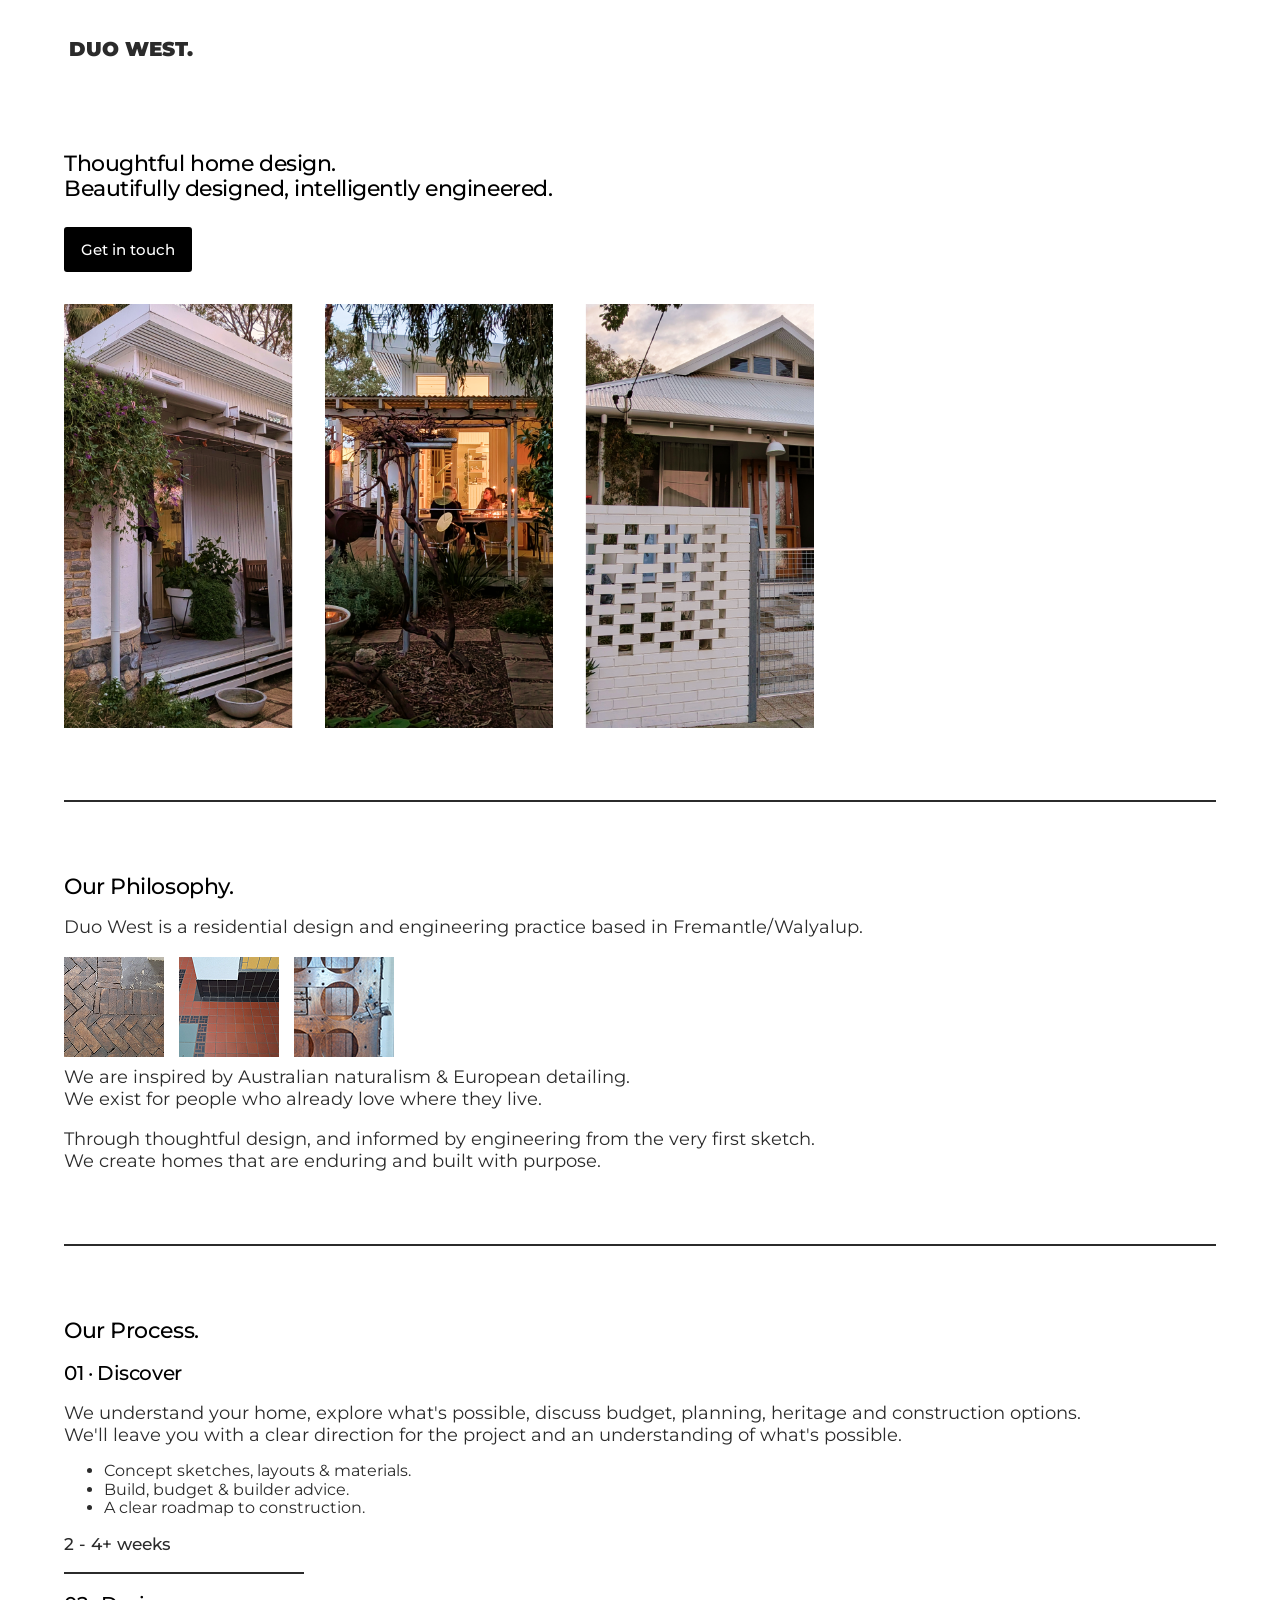
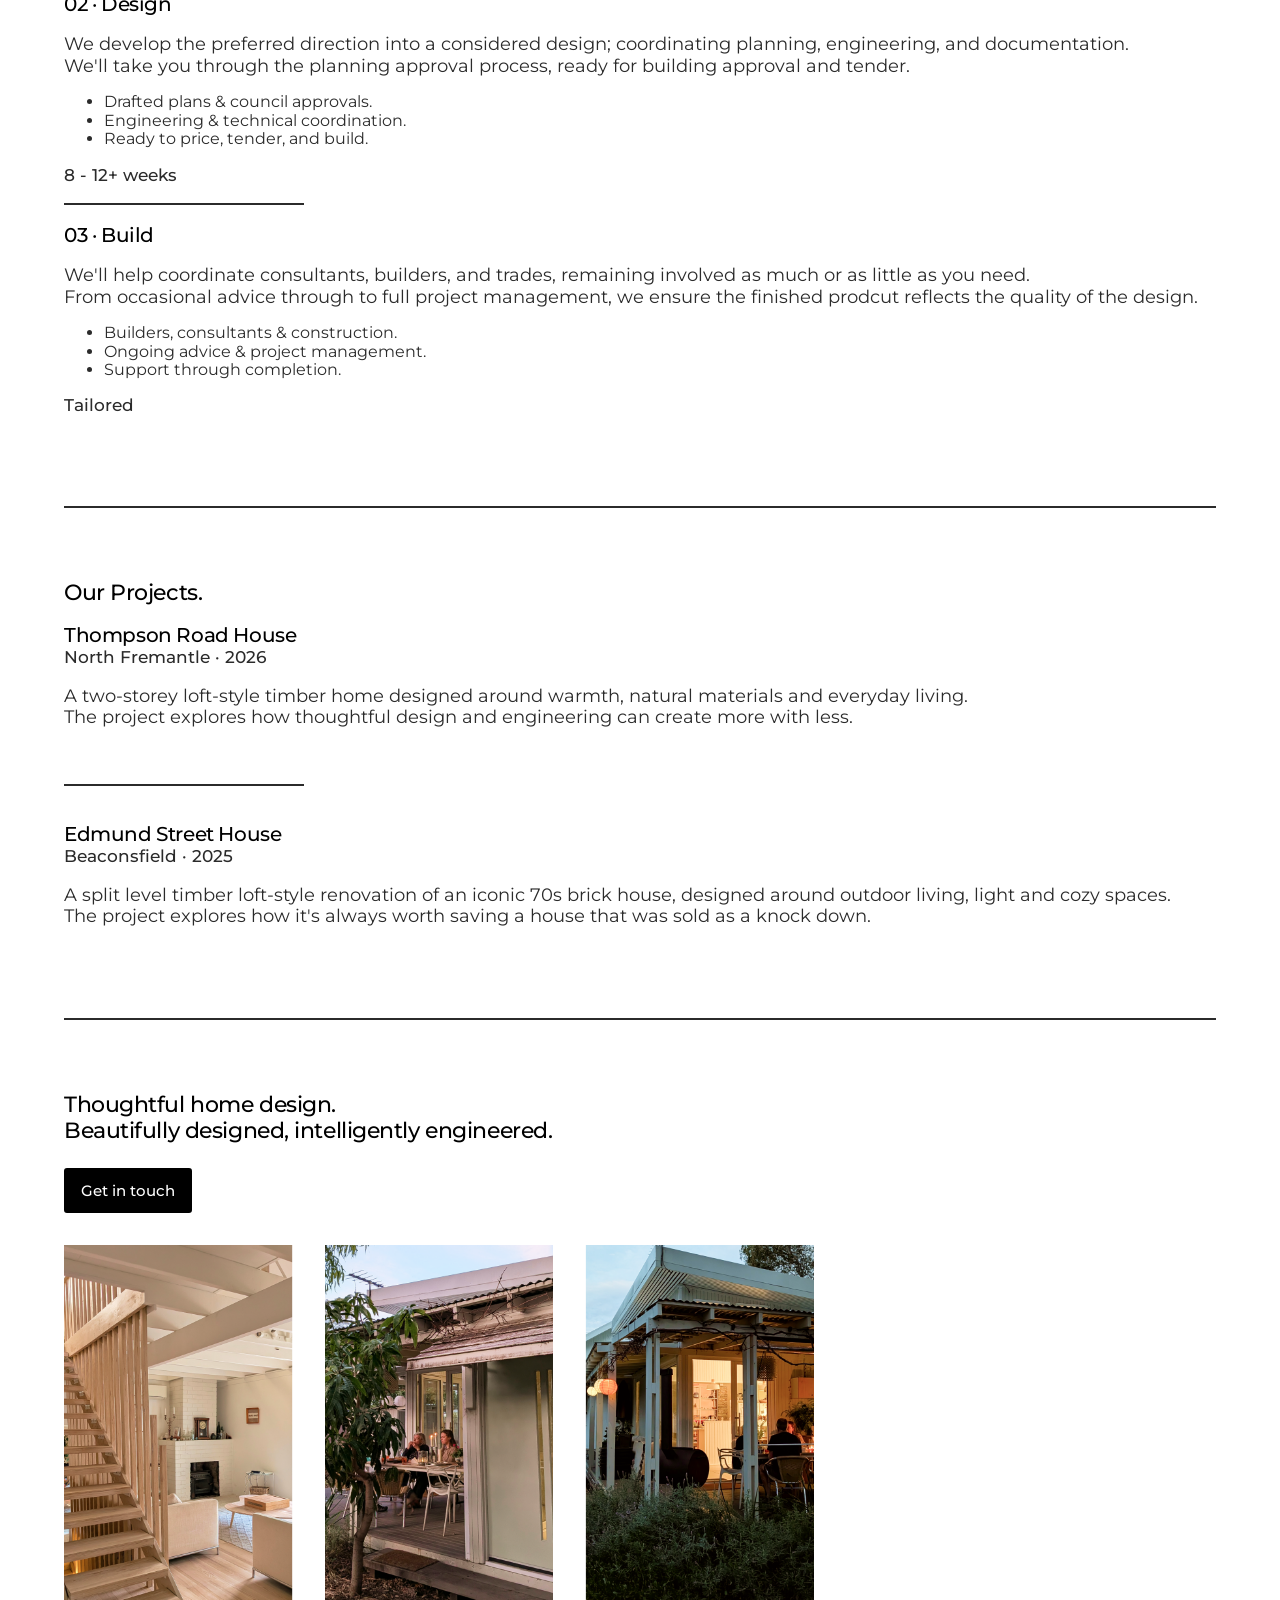
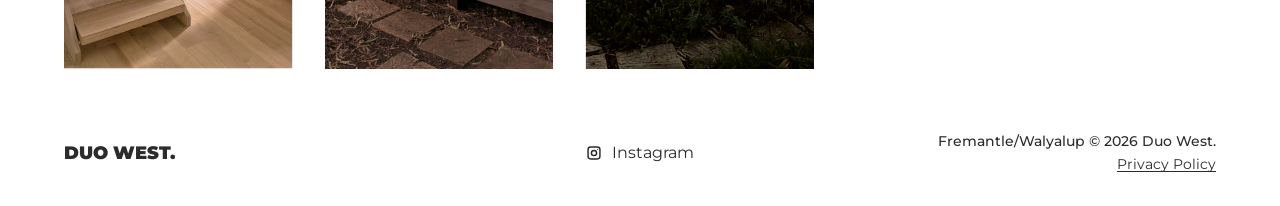
<file: index.html>
<!DOCTYPE html>
<html lang="en" class="no-js">
  <head>
    <meta charset="UTF-8" />
    <meta name="viewport" content="width=device-width, initial-scale=1.0" />
    <title>Duo West.</title>
    <meta
      name="description"
      content="Thoughtful home design. Beautifully designed, intelligently engineered."
    />
    <meta property="og:title" content="Duo West." />
    <meta
      property="og:description"
      content="Thoughtful home design. Beautifully designed, intelligently engineered."
    />
    <meta property="og:type" content="website" />
    <link rel="icon" href="assets/favicon.svg" type="image/svg+xml" />
    <link rel="preconnect" href="https://fonts.googleapis.com" />
    <link rel="preconnect" href="https://fonts.gstatic.com" crossorigin />
    <link
      href="https://fonts.googleapis.com/css2?family=Montserrat:wght@400;500;900&display=swap"
      rel="stylesheet"
    />
    <link rel="stylesheet" href="styles.css" />
  </head>
  <body>
    <header class="site-header">
      <div class="container header-inner">
        <a class="site-logo" href="#top" aria-label="Duo West home">DUO WEST.</a>
        <a
          class="button header-cta"
          href="https://tally.so/r/9qy7BG"
          target="_blank"
          rel="noreferrer"
          >Get in touch</a
        >
      </div>
    </header>

    <main id="main">
      <section class="hero section" id="top">
        <div class="container hero-copy">
          <h1>Thoughtful home design.</h1>
            <h1>Beautifully designed, intelligently engineered.</h1>
          <a
            class="button"
            href="https://tally.so/r/9qy7BG"
            target="_blank"
            rel="noreferrer"
            >Get in touch</a
          >
        </div>
        <div class="container">
          <!-- Replace assets/images/frame28.png with the final hero photograph. -->
          <figure class="image-frame image-frame-hero fade-in">
            <img
              src="assets/images/frame28.png"
              alt="Exterior view of a warm, thoughtfully detailed home"
              data-placeholder="Hero image"
            />
            <div class="image-placeholder" aria-hidden="true">Hero image</div>
          </figure>
        </div>
      </section>

      <div class="spacerdiv"></div>

      <section class="section" id="philosophy">
        <div class="container split-grid">
          <div>
            <h1>Our Philosophy.</h1>
            <br>
            <p>
              Duo West is a residential design and engineering practice based in Fremantle/Walyalup.
              </p><br>
                       <div class="detail-strip" aria-label="Architectural details">
        <div class="detail-grid">
          <figure class="image-frame detail-a fade-in">
            <img
              src="assets/images/detail-01.jpg"
              alt="Timber joinery detail"
              data-placeholder="Detail 01"
              loading="lazy"
            />
            <div class="image-placeholder" aria-hidden="true">Detail 01</div>
          </figure>
          <figure class="image-frame detail-b fade-in">
            <img
              src="assets/images/detail-02.jpg"
              alt="Window and brick detail"
              data-placeholder="Detail 02"
              loading="lazy"
            />
            <div class="image-placeholder" aria-hidden="true">Detail 02</div>
          </figure>
          <figure class="image-frame detail-c fade-in">
            <img
              src="assets/images/detail-03.jpg"
              alt="Built-in furniture detail"
              data-placeholder="Detail 03"
              loading="lazy"
            />
            <div class="image-placeholder" aria-hidden="true">Detail 03</div>
          </figure>
          </div>
              <p style="padding-top:10px;">We are inspired by Australian naturalism & European detailing.
              </p>
              <p>We exist for people who already love where they live.
            </p><br>
              <p>
              Through thoughtful design, and informed by engineering from the very first sketch.</p>
              <p>We create homes that are enduring and built with purpose.
            </p>
          </div>
       
          
            
          </div>
        </div>
      </section>

<div class="spacerdiv"></div>

      <section class="section" id="process">
                <div class="container split-grid">
          <div>
            <h1>Our Process.</h1>
            <br>
            <h2>01 · Discover</h2><br>
              <p>
              We understand your home, explore what's possible, discuss budget, planning, heritage and construction options.</p>
              <p>We'll leave you with a clear direction for the project and an understanding of what's possible.
            </p>
            <ul>
              <li>Concept sketches, layouts & materials.</li>
              <li>Build, budget & builder advice.</li>
              <li>A clear roadmap to construction.</li>
            </ul>
            <p style="font-size:17px;font-weight: 500;">
              2 - 4+ weeks
              </p>
               <br>
              <p style="width: 240px; border-bottom: solid 2px #2B2B2B;"></p>
          <br>
              <h2>02 · Design</h2><br>
              <p>
              We develop the preferred direction into a considered design; coordinating planning, engineering, and documentation.</p>
              <p>We'll take you through the planning approval process, ready for building approval and tender.
            </p>
            <ul>
              <li>Drafted plans & council approvals.</li>
              <li>Engineering & technical coordination.</li>
              <li>Ready to price, tender, and build.</li>
            </ul>
            <p style="font-size:17px;font-weight: 500;">
              8 - 12+ weeks
              </p>
              <br>
              <p style="width: 240px; border-bottom: solid 2px #2B2B2B;"></p>
          <br>
              <h2>03 · Build</h2><br>
              <p>
              We'll help coordinate consultants, builders, and trades, remaining involved as much or as little as you need.</p>
              <p>From occasional advice through to full project management, we ensure the finished prodcut reflects the quality of the design.
            </p>
            <ul>
              <li>Builders, consultants & construction.</li>
              <li>Ongoing advice & project management.</li>
              <li>Support through completion.</li>
            </ul>
            <p style="font-size:17px;font-weight: 500;">
              Tailored
              </p>
              <br>
               </div>
        </div>
      </section>
        <div class="spacerdiv"></div>
      <section class="section" id="project">
          <div class="container split-grid">
          <div>
            <h1>Our Projects.</h1>
            <br>
            <h2>Thompson Road House</h2>
            <p style="font-size:17px;font-weight: 500;">
              North Fremantle · 2026
              </p><br>
            <p>
              A two-storey loft-style timber home designed around warmth, natural materials and everyday living.
              </p><p>
              The project explores how thoughtful design and engineering can create more with less.</p>
          <br>
          <div class="project-media" style="display: none;">
            <figure class="image-frame image-frame-project fade-in">
              <img
                src="assets/images/frame24.png"
                alt="Thompson Road House exterior or sectional view"
                data-placeholder="Thompson Road main image"
                loading="lazy"
                
              />
              <div class="image-placeholder" aria-hidden="true">
                Thompson Road main image
              </div>
            </figure>
          </div>
          <br><br><p style="width: 240px; border-bottom: solid 2px #2B2B2B;"></p><br><br>
          <h2>Edmund Street House</h2>
            <p style="font-size:17px;font-weight: 500;">
              Beaconsfield · 2025
              </p><br>
            <p>
              A split level timber loft-style renovation of an iconic 70s brick house, designed around outdoor living, light and cozy spaces.
              </p><p>
              The project explores how it's always worth saving a house that was sold as a knock down.</p>
          <br>
          <div class="project-media" style="display: none;">
            <figure class="image-frame image-frame-project fade-in">
              <img
                src="assets/images/frame24.png"
                alt="Thompson Road House exterior or sectional view"
                data-placeholder="Thompson Road main image"
                loading="lazy"
                
              />
              <div class="image-placeholder" aria-hidden="true">
                Thompson Road main image
              </div>
            </figure>
          </div>
        </div>
      </section>
<div class="spacerdiv"></div>

      <section class="section final-enquiry" id="enquire">
<div class="container hero-copy">
          <h1>Thoughtful home design.</h1>
            <h1>Beautifully designed, intelligently engineered.</h1>
          <a
            class="button"
            href="https://tally.so/r/9qy7BG"
            target="_blank"
            rel="noreferrer"
            >Get in touch</a
          >
        </div>
        <div class="container">
          <!-- Replace assets/images/frame28.png with the final hero photograph. -->
          <figure class="image-frame image-frame-hero image-frame-footer fade-in">
            <img
              src="assets/images/frame31.png"
              alt="Exterior view of a warm, thoughtfully detailed home"
              data-placeholder="Footer image"
            />
            <div class="image-placeholder" aria-hidden="true">Footer image</div>
          </figure>
        </div>
      </section>
    </main>

    <footer class="site-footer">
      <div class="container footer-inner">
        <p class="site-logo footer-logo">DUO WEST.</p>
        <a
          class="instagram-link"
          href="https://www.instagram.com/duo.west/"
          target="_blank"
          rel="noreferrer"
        >
          <svg
            aria-hidden="true"
            viewBox="0 0 24 24"
            focusable="false"
            class="instagram-icon"
          >
            <path
              d="M7 2h10a5 5 0 0 1 5 5v10a5 5 0 0 1-5 5H7a5 5 0 0 1-5-5V7a5 5 0 0 1 5-5Zm0 2.2A2.8 2.8 0 0 0 4.2 7v10A2.8 2.8 0 0 0 7 19.8h10a2.8 2.8 0 0 0 2.8-2.8V7A2.8 2.8 0 0 0 17 4.2Zm10.35 1.5a.85.85 0 1 1 0 1.7.85.85 0 0 1 0-1.7ZM12 7a5 5 0 1 1 0 10 5 5 0 0 1 0-10Zm0 2.2A2.8 2.8 0 1 0 12 14.8 2.8 2.8 0 0 0 12 9.2Z"
            />
          </svg>
          <span>Instagram</span>
        </a>
        <div class="footer-meta">
          <p style="font-size: 14px;">Fremantle/Walyalup © 2026 Duo West.</p>
          <a class="footer-policy-link" href="privacy.html"><u>Privacy Policy</u></a>
        </div>
      </div>
    </footer>

    <script src="script.js"></script>
  </body>
</html>
</file>
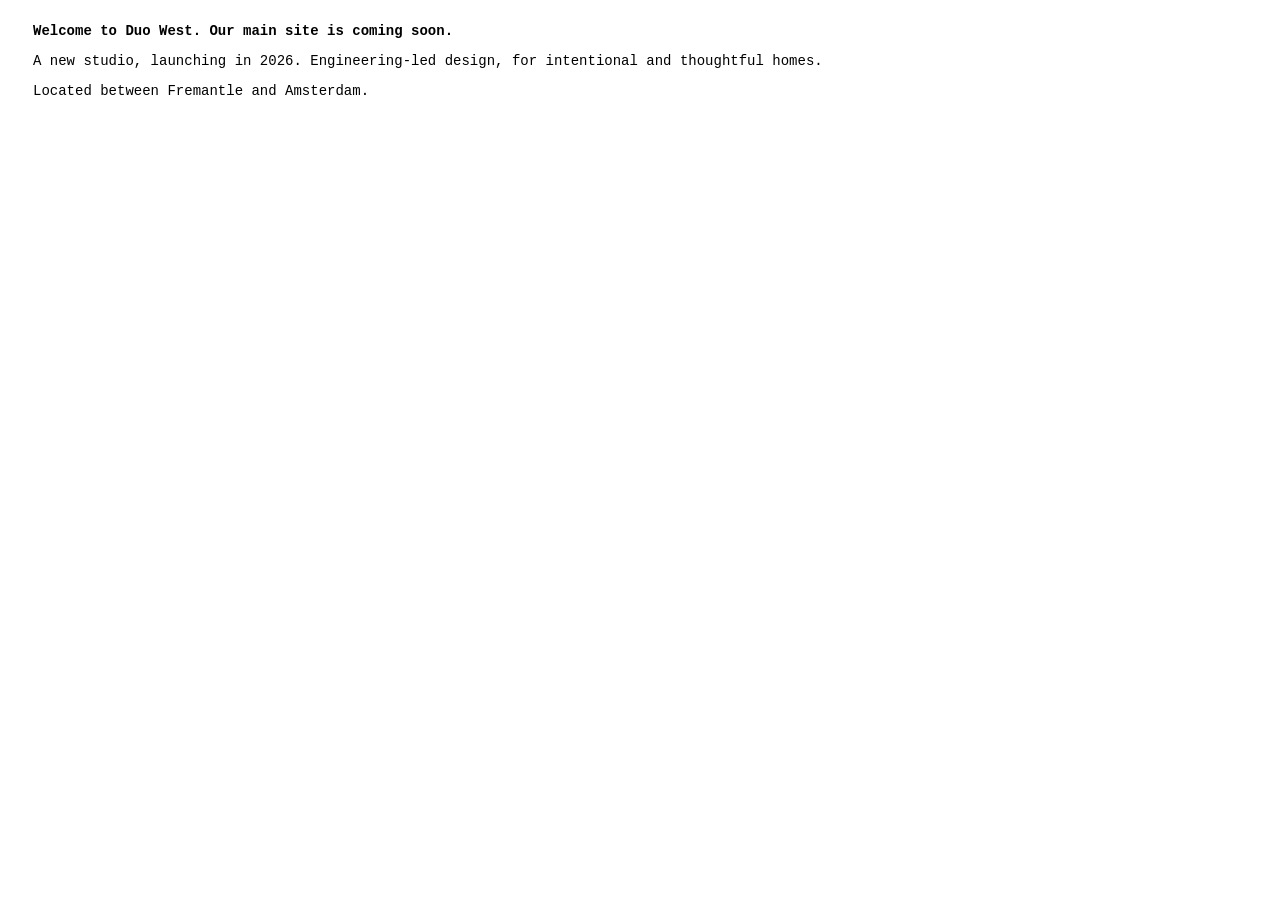
<file: comingsoon.html>
<html lang="en">
<head>
    <meta charset="UTF-8">
    <meta name="viewport" content="width=device-width, initial-scale=1.0">
    <title>Duo West</title>
    	<style>
  body {
    font-family: Courier, monospace;
    font-size: 14px;
    padding-top: 15px;
    padding-bottom: 50px;
    padding-left: 25px;
    padding-right: 25px;
  }
</style>
</head>
<body>
    <p><b>Welcome to Duo West. Our main site is coming soon.</b></p>
    <p>A new studio, launching in 2026. Engineering-led design, for intentional and thoughtful homes.</p>
    <p>Located between Fremantle and Amsterdam.</p>
    <p></p>
    <p></p>
</body>
</html>
</file>
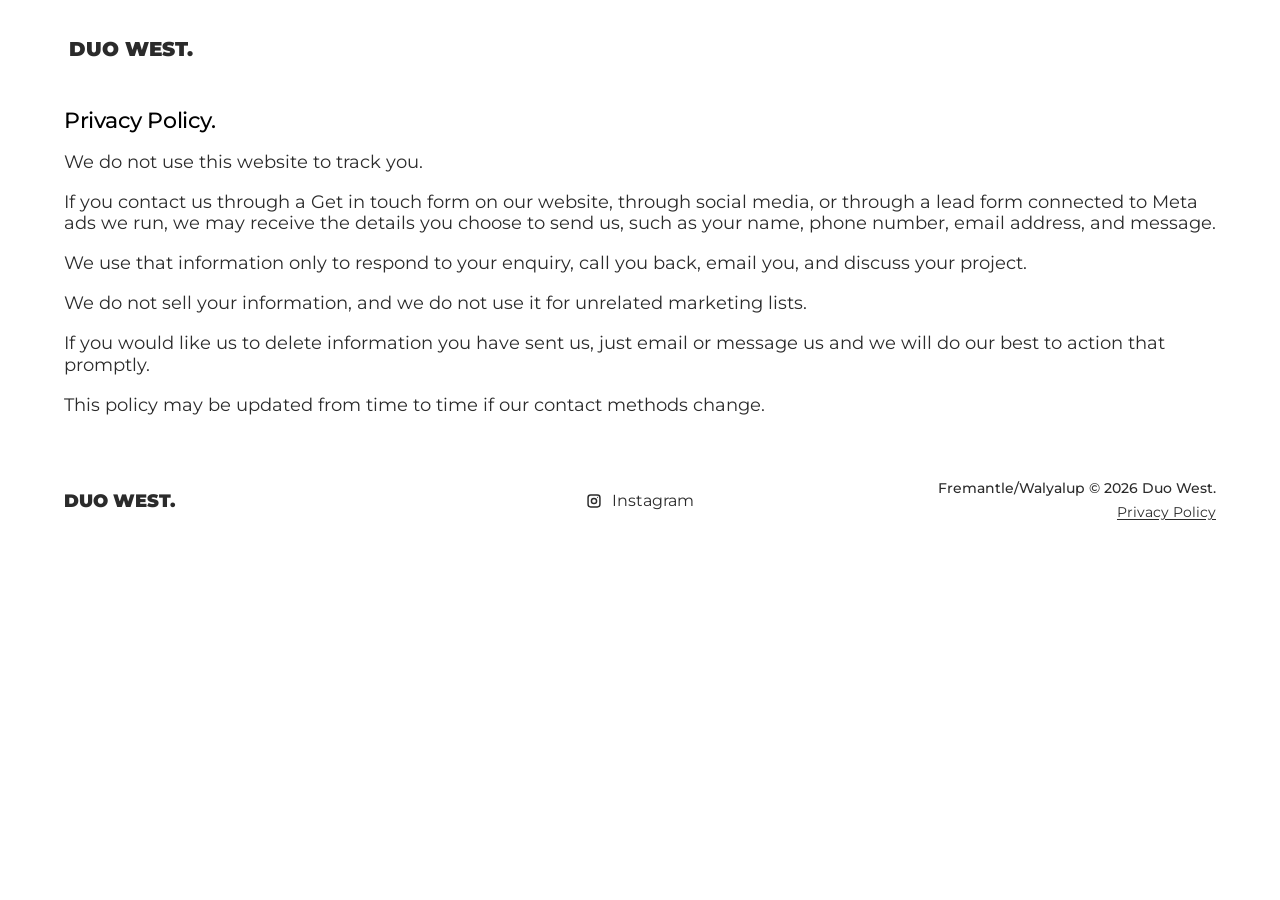
<file: privacy.html>
<!DOCTYPE html>
<html lang="en" class="no-js">
  <head>
    <meta charset="UTF-8" />
    <meta name="viewport" content="width=device-width, initial-scale=1.0" />
    <title>Privacy Policy | Duo West.</title>
    <meta
      name="description"
      content="Privacy Policy for Duo West."
    />
    <link rel="icon" href="assets/favicon.svg" type="image/svg+xml" />
    <link rel="preconnect" href="https://fonts.googleapis.com" />
    <link rel="preconnect" href="https://fonts.gstatic.com" crossorigin />
    <link
      href="https://fonts.googleapis.com/css2?family=Montserrat:wght@400;500;900&display=swap"
      rel="stylesheet"
    />
    <link rel="stylesheet" href="styles.css" />
  </head>
  <body>
    <header class="site-header is-scrolled">
      <div class="container header-inner">
        <a class="site-logo" href="index.html" aria-label="Duo West home">DUO WEST.</a>
        <a
          class="button header-cta"
          href="https://tally.so/r/9qy7BG"
          target="_blank"
          rel="noreferrer"
          >Get in touch</a
        >
      </div>
    </header>

    <main>
      <section class="section">
        <div class="container split-grid">
          <div>
            <h1>Privacy Policy.</h1>
            <br />
            <p>We do not use this website to track you.</p>
            <br />
            <p>
              If you contact us through a Get in touch form on our website, through social media,
              or through a lead form connected to Meta ads we run, we may receive the details you
              choose to send us, such as your name, phone number, email address, and message.
            </p>
            <br />
            <p>
              We use that information only to respond to your enquiry, call you back, email you,
              and discuss your project.
            </p>
            <br />
            <p>
              We do not sell your information, and we do not use it for unrelated marketing lists.
            </p>
            <br />
            <p>
              If you would like us to delete information you have sent us, just email or message us
              and we will do our best to action that promptly.
            </p>
            <br />
            <p>This policy may be updated from time to time if our contact methods change.</p>
          </div>
        </div>
      </section>
    </main>

    <footer class="site-footer">
      <div class="container footer-inner">
        <p class="site-logo footer-logo">DUO WEST.</p>
        <a
          class="instagram-link"
          href="https://www.instagram.com/duo.west/"
          target="_blank"
          rel="noreferrer"
        >
          <svg
            aria-hidden="true"
            viewBox="0 0 24 24"
            focusable="false"
            class="instagram-icon"
          >
            <path
              d="M7 2h10a5 5 0 0 1 5 5v10a5 5 0 0 1-5 5H7a5 5 0 0 1-5-5V7a5 5 0 0 1 5-5Zm0 2.2A2.8 2.8 0 0 0 4.2 7v10A2.8 2.8 0 0 0 7 19.8h10a2.8 2.8 0 0 0 2.8-2.8V7A2.8 2.8 0 0 0 17 4.2Zm10.35 1.5a.85.85 0 1 1 0 1.7.85.85 0 0 1 0-1.7ZM12 7a5 5 0 1 1 0 10 5 5 0 0 1 0-10Zm0 2.2A2.8 2.8 0 1 0 12 14.8 2.8 2.8 0 0 0 12 9.2Z"
            />
          </svg>
          <span>Instagram</span>
        </a>
        <div class="footer-meta">
          <p style="font-size: 14px;">Fremantle/Walyalup © 2026 Duo West.</p>
          <a class="footer-policy-link" href="privacy.html">Privacy Policy</a>
        </div>
      </div>
    </footer>

    <script src="script.js"></script>
  </body>
</html>
</file>
<file: styles.css>
:root {
  --color-white: #ffffff;
  --color-black: #000000;
  --color-charcoal: #2b2b2b;
  --color-rule: rgba(0, 0, 0, 0.14);
  --color-placeholder: #f2f2f0;
  --color-placeholder-text: rgba(0, 0, 0, 0.55);
  --page-max: 1280px;
  --space-2xs: 0.5rem;
  --space-xs: 0.5rem;
  --space-s: 0.5rem;
  --space-m: 0.5rem;
  --space-l: 2rem;
  --space-xl: 2rem;
  --space-2xl: 2rem;
  --space-3xl: 2rem;
  --radius-none: 0;
  --font-body: "Montserrat", sans-serif;
  --transition-quick: 180ms ease;
}

*,
*::before,
*::after {
  box-sizing: border-box;
}

html {
  scroll-behavior: smooth;
}

body {
  margin: 0;
  font-family: var(--font-body);
  font-weight: 400;
  color: var(--color-charcoal);
  background: var(--color-white);
  line-height: 1.15em;
  text-rendering: optimizeLegibility;
}

img {
  display: block;
  max-width: 100%;
}

figure {
  margin: 0;
}

a {
  color: inherit;
  text-decoration: none;
}

button,
a {
  -webkit-tap-highlight-color: transparent;
}

:focus-visible {
  outline: 2px solid var(--color-black);
  outline-offset: 4px;
}

.container {
  width: 90%;
  margin: 0 auto;
}

.section {
  padding: var(--space-3xl) 0;
}

.site-header {
  position: sticky;
  top: 0;
  z-index: 100;
  background: rgba(255, 255, 255, 0.95);
  min-height: 4.75rem;
}

.site-logo {
  width: max-content;
  display: inline-flex;
  align-items: center;
  font-size: 20px;
  font-weight: 900;
  letter-spacing: 0;
  line-height: 1;
  text-transform: uppercase;
  color: var(--color-charcoal);
  white-space: nowrap;
}

.site-header .site-logo {
  padding-left: 5px;
  padding-right: 15px;
  padding-top: 22px;
}

.header-inner {
  display: grid;
  grid-template-columns: max-content max-content;
  align-items: center;
  align-content: center;
  justify-content: flex-start;
  gap: 12px;
  min-height: inherit;
}

.site-header.is-scrolled .header-inner {
  justify-content: flex-end;
}

.header-cta {
  display: inline-flex;
  align-items: center;
  justify-content: center;
  align-self: center;
  margin-top: 0;
  min-height: 40px;
  padding: 9px 15px;
  opacity: 0;
  pointer-events: none;
  transform: translateY(-4px);
  transition:
    opacity var(--transition-quick),
    transform var(--transition-quick),
    background var(--transition-quick),
    color var(--transition-quick);
}

.site-header.is-scrolled .header-cta {
  opacity: 1;
  pointer-events: auto;
  transform: translateY(0);
}

.site-nav {
  display: flex;
  align-items: center;
  gap: clamp(1rem, 2vw, 2rem);
  font-size: 0.95rem;
  margin-right: auto;
}

.site-nav a {
  position: relative;
  padding: 0.25rem 0;
}

.site-nav a::after,
.text-link::after {
  content: "";
  position: absolute;
  left: 0;
  bottom: -0.1rem;
  width: 100%;
  height: 1px;
  background: currentColor;
  transform: scaleX(0);
  transform-origin: left;
  transition: transform var(--transition-quick);
}

.site-nav a:hover::after,
.site-nav a:focus-visible::after,
.text-link:hover::after,
.text-link:focus-visible::after {
  transform: scaleX(1);
}

.hero {
  padding-top: 75px;
}

.hero-copy {
  margin-bottom: var(--space-xl);
}

h1,
h2,
h3 {
  margin: 0;
  color: var(--color-black);
  line-height: 1.15em;
  font-weight: 500;
}

h1 {
  font-size: 22px;
  letter-spacing: -0.02em;
}

h2 {
  font-size: 20px;
  letter-spacing: -0.02em;
}

h3 {
  font-size: 20px;
  font-weight: 400;
}

p {
  margin: 0;
  line-height: 1.2em;
  font-size: 18px;
}

.hero-intro,
.section-copy p,
.project-copy p,
.services-heading p,
.service-summary p,
.service-includes li,
.section-note,
.services-note,
.final-enquiry p,
.site-footer p,
.instagram-link {
  font-size: 18px;
}

.hero-intro {
  margin-top: var(--space-m);
}

.button {
  display: inline-flex;
  align-items: center;
  justify-content: center;
  margin-top: 25px;
  padding: 12px 15px;
  border-radius: 3px;
  border: 2px solid var(--color-black);
  color: var(--color-white);
  background: var(--color-black);
  font-size: 15px;
  font-weight: 500;
  line-height: 1.15em;
  transition:
    background var(--transition-quick),
    color var(--transition-quick);
}

.button:hover,
.button:focus-visible {
  background: var(--color-white);
  color: var(--color-black);
}

.section-label,
.service-subheading,
.project-meta,
.service-time,
.services-note,
.section-note {
  letter-spacing: 0.12em;
  font-size: 0.78rem;
  line-height: 1.15em;
}

.section-label {
  color: var(--color-black);
  font-weight: 500;
  margin-bottom: 10px;
}

.split-grid {
  display: grid;
  grid-template-columns: 1fr;
  gap: 20px;
}

.section-copy {
}

.section-copy h2,
.project-copy h2,
.services-heading h2,
.final-enquiry h2 {
  margin-bottom: var(--space-m);
  font-size: 20px;
}

.section-copy p + p,
.project-copy p + p {
  margin-top: var(--space-m);
}

.standalone-line {
  color: var(--color-black);
  font-weight: 500;
}

.image-frame {
  position: relative;
  overflow: hidden;
  background: var(--color-placeholder);
}

.image-frame img {
  width: 100%;
  height: 100%;
  object-fit: cover;
}

.image-placeholder {
  position: absolute;
  inset: 0;
  display: none;
  align-items: center;
  justify-content: center;
  padding: var(--space-m);
  text-align: center;
  color: var(--color-placeholder-text);
  font-size: 0.95rem;
  letter-spacing: 0.04em;
  text-transform: uppercase;
}

.image-frame.is-missing .image-placeholder {
  display: flex;
}

.image-frame.is-missing img {
  opacity: 0;
}

.image-frame-hero {
  width: 100%;
  max-width: 750px;
  aspect-ratio: 23 / 13;
  margin-left: 0;
  margin-right: auto;
}

.image-frame-hero img {
  object-position: left center;
}

.image-frame-footer {
  width: 100%;
  max-width: 750px;
  aspect-ratio: 23 / 13;
  margin-left: 0;
  margin-right: auto;
}

.image-frame-footer img {
  object-position: left center;
}

.detail-grid {
  display: grid;
  gap: 15px;
  grid-template-columns: repeat(3, 100px);
  justify-content: start;
  align-items: start;
}

.detail-a {
  width: 100px;
  height: 100px;
}

.detail-b {
  width: 100px;
  height: 100px;
}

.detail-c {
  width: 100px;
  height: 100px;
}

.detail-e {
  width: 100px;
  height: 100px;
}

.detail-f {
  width: 100px;
  height: 100px;
}

.process-grid {
  display: grid;
  grid-template-columns: repeat(3, minmax(0, 1fr));
  gap: var(--space-l);
}

.process-stage {
  padding-top: var(--space-s);
  border-top: 0px solid var(--color-rule);
}

.stage-number {
  color: var(--color-black);
  font-size: 27px;
  font-weight: 500;
  letter-spacing: -0.04em;
  margin-bottom: var(--space-s);
}

.process-stage p:last-child {
  margin-top: var(--space-s);
}

.section-note,
.services-note {
  margin-top: var(--space-l);
  color: rgba(0, 0, 0, 0.72);
}

.services-heading {
  display: grid;
  gap: var(--space-m);
  margin-bottom: 25px;
}

.services-list {
  border-top: 0px solid var(--color-rule);
}

.service-row {
  display: grid;
  grid-template-columns: minmax(16rem, 0.55fr) minmax(0, 1fr);
  gap: var(--space-xl);
  padding: var(--space-l) 0;
  border-bottom: 0px solid var(--color-rule);
}

.service-summary {
  display: grid;
  align-content: start;
  gap: var(--space-xs);
}

.service-price {
  color: var(--color-black);
  font-size: 18px;
  font-weight: 500;
}

.service-includes ul {
  margin: 0;
  padding-left: 1.1rem;
  columns: 2;
  column-gap: var(--space-l);
}

.service-includes li + li {
  margin-top: 0.45rem;
}

.text-link {
  position: relative;
  display: inline-block;
  margin-top: var(--space-l);
  font-weight: 500;
}

.project-copy {
  margin-bottom: 25px;
}

.project-meta {
  margin: var(--space-s) 0 var(--space-m);
  color: rgba(0, 0, 0, 0.72);
}

.image-frame-project {
  width: 100%;
  max-width: 600px;
  aspect-ratio: 2339 / 1654;
  margin-left: 0;
  margin-right: auto;
}

.final-enquiry {
  border-top: 0px solid var(--color-rule);
}

.final-enquiry-inner {
  display: block;
}

.spacerdiv {
  margin: 40px 5% 40px 5%; 
  border-top: solid 2px #2b2b2b;
}

.final-enquiry-actions {
  display: grid;
  justify-items: start;
}

.site-footer {
  border-top: 0px solid var(--color-rule);
  padding: var(--space-l) 0;
}

.footer-inner {
  display: grid;
  grid-template-columns: repeat(3, minmax(0, 1fr));
  gap: var(--space-m);
  align-items: center;
}

.footer-logo {
  margin: 0;
  text-align: left;
}

.instagram-link {
  display: inline-flex;
  align-items: center;
  gap: 0.65rem;
  justify-self: center;
  font-size: 16px;
  font-weight: 400;
}

.instagram-icon {
  width: 1rem;
  height: 1rem;
  fill: currentColor;
}

.footer-meta {
  display: grid;
  gap: 0.35rem;
  font-size: 14px;
  font-weight: 500;
  text-align: right;
  justify-items: end;
}

.footer-policy-link {
  font-size: 14px;
  font-weight: 400;
  text-decoration: underline;
  text-underline-offset: 0.14em;
}

.fade-in {
  opacity: 0;
  transform: translateY(18px);
  transition:
    opacity 500ms ease,
    transform 500ms ease;
}

.fade-in.is-visible,
.no-js .fade-in {
  opacity: 1;
  transform: translateY(0);
}

@media (prefers-reduced-motion: reduce) {
  html {
    scroll-behavior: auto;
  }

  *,
  *::before,
  *::after {
    animation: none !important;
    transition: none !important;
  }

  .fade-in {
    opacity: 1;
    transform: none;
  }
}

@media (max-width: 900px) {
  .split-grid,
  .service-row,
  .final-enquiry-inner,
  .footer-inner,
  .process-grid {
    grid-template-columns: 1fr;
  }

  .service-includes ul {
    columns: 1;
  }

  .footer-inner {
    gap: var(--space-s);
  }

  .instagram-link {
    justify-self: start;
  }

  .footer-meta {
    text-align: left;
    justify-items: start;
  }
}

@media (max-width: 768px) {
  .container {
    width: 90%;
  }

  .section {
    padding: 45px 0;
  }

  .header-inner {
    min-height: 4.25rem;
  }

  .image-frame-hero,
  .image-frame-footer,
  .image-frame-project {
    min-height: 14rem;
  }

}

@media (max-width: 480px) {
  h1 {
    font-size: 22px;
  }

  h2 {
    font-size: 22px;
  }
}
</file>
